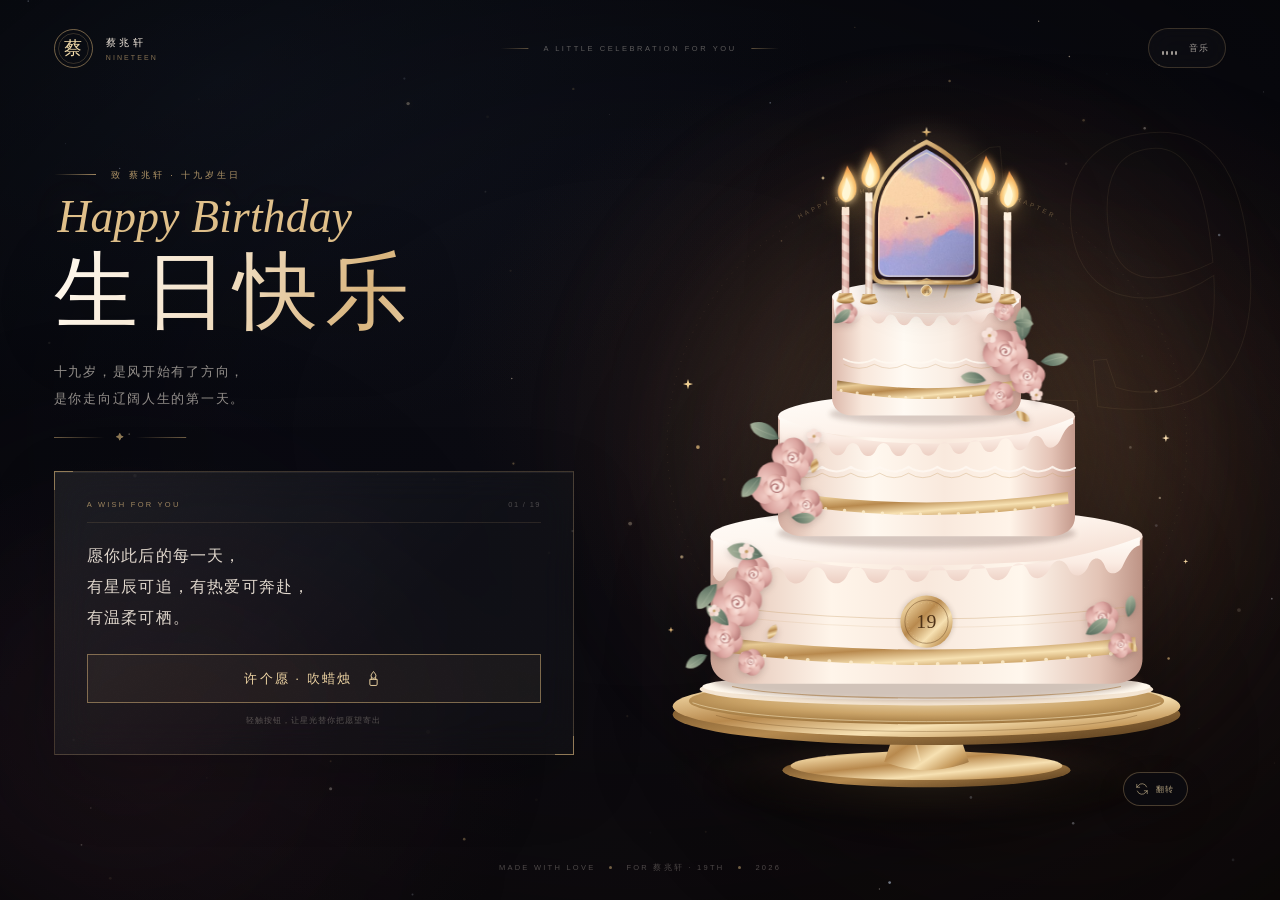
<file: index.html>
<!DOCTYPE html>
<html lang="zh-CN">
<head>
  <meta charset="UTF-8">
  <meta name="viewport" content="width=device-width, initial-scale=1.0">
  <title>蔡兆轩 · 十九岁生日快乐</title>
  <meta name="description" content="致蔡兆轩的十九岁生日：愿你此后的每一天，有星辰可追，有热爱可奔赴，有温柔可栖。">
  <meta name="theme-color" content="#0b0d14">
  <meta property="og:type" content="website">
  <meta property="og:title" content="蔡兆轩 · 十九岁生日快乐">
  <meta property="og:description" content="一份藏在烛光与星光里的生日祝福。">
  <meta property="og:url" content="https://kathris612.github.io/caizhaoxuan19birthday/">
  <meta property="og:image" content="https://kathris612.github.io/caizhaoxuan19birthday/og-image.png">
  <meta name="twitter:card" content="summary_large_image">
  <link rel="canonical" href="https://kathris612.github.io/caizhaoxuan19birthday/">
  <link rel="icon" href="assets/favicon.svg" type="image/svg+xml">
  <link rel="stylesheet" href="css/style.css">
</head>
<body id="top">
  <canvas id="ambient" aria-hidden="true"></canvas>
  <div class="aurora" aria-hidden="true"></div>
  <div class="grain" aria-hidden="true"></div>

  <header class="topbar">
    <a class="brand" href="#top" aria-label="蔡兆轩 十九岁生日，回到顶部">
      <span class="brand__seal" aria-hidden="true">蔡</span>
      <span class="brand__text">
        <strong>蔡兆轩</strong>
        <small>NINETEEN</small>
      </span>
    </a>

    <p class="topbar__center">
      <span aria-hidden="true"></span>
      A LITTLE CELEBRATION FOR YOU
      <span aria-hidden="true"></span>
    </p>

    <button class="sound-toggle" id="sound-toggle" type="button" aria-pressed="false" aria-label="开启背景音乐">
      <span class="sound-toggle__icon" aria-hidden="true">
        <i></i><i></i><i></i><i></i>
      </span>
      <span class="sound-toggle__label">音乐</span>
    </button>
  </header>

  <main class="hero">
    <section class="intro" aria-labelledby="hero-title">
      <p class="eyebrow reveal" style="--delay: .15s">
        <span class="eyebrow__line" aria-hidden="true"></span>
        致 蔡兆轩 · 十九岁生日
      </p>

      <h1 class="hero-title" id="hero-title">
        <span class="hero-title__script reveal" style="--delay: .28s">Happy Birthday</span>
        <span class="hero-title__cn reveal" style="--delay: .4s">生日快乐</span>
      </h1>

      <p class="hero-sub reveal" style="--delay: .55s">
        十九岁，是风开始有了方向，<br>
        是你走向辽阔人生的第一天。
      </p>

      <div class="hero-rule reveal" style="--delay: .68s" aria-hidden="true">
        <span></span><i>✦</i><span></span>
      </div>
    </section>

    <section class="cake-scene" aria-label="一个点着蜡烛的三层生日蛋糕">
      <div class="cake-scene__halo" aria-hidden="true"></div>

      <div class="orbit" aria-hidden="true">
        <svg viewBox="0 0 700 700">
          <defs>
            <path id="orbitPath" d="M54 350 A296 296 0 0 1 646 350"></path>
          </defs>
          <circle cx="350" cy="350" r="296" fill="none" stroke="#d6b37a" stroke-opacity=".2" stroke-width=".7" stroke-dasharray="1 8"></circle>
          <text>
            <textPath href="#orbitPath" startOffset="50%" text-anchor="middle">
              HAPPY BIRTHDAY · NINETEEN · A NEW CHAPTER
            </textPath>
          </text>
        </svg>
      </div>

      <span class="scene-number" aria-hidden="true">19</span>

      <div class="cake-parallax">
        <div class="cake-3d">
          <svg class="cake-svg" viewBox="65 110 630 790" role="img" aria-labelledby="cakeTitle cakeDesc">
          <title id="cakeTitle">十九岁生日蛋糕</title>
          <desc id="cakeDesc">三层香槟奶油蛋糕，点缀灰粉玫瑰与金色叶片。蛋糕顶端是一枚金色拱形相框，里面装着粉紫色云朵插画，两侧立着四支点燃的蜡烛。</desc>

          <defs>
            <linearGradient id="gold" x1="0" y1="0" x2="1" y2="1">
              <stop offset="0" stop-color="#8a6435"></stop>
              <stop offset=".18" stop-color="#e8ca95"></stop>
              <stop offset=".42" stop-color="#b8894d"></stop>
              <stop offset=".66" stop-color="#f7e1b2"></stop>
              <stop offset=".85" stop-color="#c69a5c"></stop>
              <stop offset="1" stop-color="#7b562d"></stop>
            </linearGradient>
            <linearGradient id="goldBright" x1="0" y1="0" x2="0" y2="1">
              <stop offset="0" stop-color="#fff2cf"></stop>
              <stop offset=".5" stop-color="#d9b171"></stop>
              <stop offset="1" stop-color="#8d632f"></stop>
            </linearGradient>
            <linearGradient id="goldDark" x1="0" y1="0" x2="1" y2="1">
              <stop offset="0" stop-color="#5d3e1d"></stop>
              <stop offset=".5" stop-color="#b4894e"></stop>
              <stop offset="1" stop-color="#4c3115"></stop>
            </linearGradient>

            <linearGradient id="tierBottomGrad" x1="0" y1="0" x2="1" y2="0">
              <stop offset="0" stop-color="#c8a092"></stop>
              <stop offset=".10" stop-color="#ead0c2"></stop>
              <stop offset=".28" stop-color="#fff5ea"></stop>
              <stop offset=".50" stop-color="#f8e8dc"></stop>
              <stop offset=".72" stop-color="#fff7ed"></stop>
              <stop offset=".90" stop-color="#e3c4b6"></stop>
              <stop offset="1" stop-color="#bd9385"></stop>
            </linearGradient>
            <linearGradient id="tierMiddleGrad" x1="0" y1="0" x2="1" y2="0">
              <stop offset="0" stop-color="#d3ada0"></stop>
              <stop offset=".12" stop-color="#f1dbce"></stop>
              <stop offset=".32" stop-color="#fff8ef"></stop>
              <stop offset=".56" stop-color="#f9e9dd"></stop>
              <stop offset=".78" stop-color="#fff4e9"></stop>
              <stop offset=".92" stop-color="#e4c3b6"></stop>
              <stop offset="1" stop-color="#c3998b"></stop>
            </linearGradient>
            <linearGradient id="tierTopGrad" x1="0" y1="0" x2="1" y2="0">
              <stop offset="0" stop-color="#dcb8aa"></stop>
              <stop offset=".16" stop-color="#f8e7db"></stop>
              <stop offset=".38" stop-color="#fffaf3"></stop>
              <stop offset=".62" stop-color="#faeee4"></stop>
              <stop offset=".84" stop-color="#e8cbbf"></stop>
              <stop offset="1" stop-color="#c99e91"></stop>
            </linearGradient>

            <linearGradient id="frostingGrad" x1="0" y1="0" x2="0" y2="1">
              <stop offset="0" stop-color="#fffcf7"></stop>
              <stop offset=".55" stop-color="#fbece3"></stop>
              <stop offset="1" stop-color="#eccfc3"></stop>
            </linearGradient>
            <linearGradient id="frostingTopGrad" x1="0" y1="0" x2="1" y2="1">
              <stop offset="0" stop-color="#fffdf9"></stop>
              <stop offset=".55" stop-color="#fdf2ea"></stop>
              <stop offset="1" stop-color="#f1d7ca"></stop>
            </linearGradient>

            <linearGradient id="plateGrad" x1="0" y1="0" x2="1" y2="0">
              <stop offset="0" stop-color="#59391a"></stop>
              <stop offset=".16" stop-color="#b9884a"></stop>
              <stop offset=".36" stop-color="#f4dea9"></stop>
              <stop offset=".52" stop-color="#b9894c"></stop>
              <stop offset=".73" stop-color="#ead09a"></stop>
              <stop offset=".9" stop-color="#9a6d36"></stop>
              <stop offset="1" stop-color="#4f3217"></stop>
            </linearGradient>
            <radialGradient id="plateTopGrad" cx=".5" cy=".38" r=".7">
              <stop offset="0" stop-color="#f6e4be"></stop>
              <stop offset=".58" stop-color="#cba468"></stop>
              <stop offset="1" stop-color="#8e652f"></stop>
            </radialGradient>

            <radialGradient id="flameGrad" cx=".5" cy=".68" r=".7">
              <stop offset="0" stop-color="#fffbe8"></stop>
              <stop offset=".34" stop-color="#ffe6a8"></stop>
              <stop offset=".7" stop-color="#f6b55f"></stop>
              <stop offset="1" stop-color="#e27d3f"></stop>
            </radialGradient>
            <linearGradient id="candleBlush" x1="0" y1="0" x2="1" y2="0">
              <stop offset="0" stop-color="#b9847c"></stop>
              <stop offset=".35" stop-color="#f6d8cd"></stop>
              <stop offset=".7" stop-color="#e6b9ae"></stop>
              <stop offset="1" stop-color="#a8716b"></stop>
            </linearGradient>
            <linearGradient id="candleIvory" x1="0" y1="0" x2="1" y2="0">
              <stop offset="0" stop-color="#c6aa93"></stop>
              <stop offset=".38" stop-color="#fff8ec"></stop>
              <stop offset=".72" stop-color="#ecd8c5"></stop>
              <stop offset="1" stop-color="#b09079"></stop>
            </linearGradient>

            <radialGradient id="roseOuterGrad" cx=".35" cy=".28" r=".8">
              <stop offset="0" stop-color="#f0c9c2"></stop>
              <stop offset=".58" stop-color="#dca6a1"></stop>
              <stop offset="1" stop-color="#b77b79"></stop>
            </radialGradient>
            <radialGradient id="roseMidGrad" cx=".36" cy=".3" r=".78">
              <stop offset="0" stop-color="#fbe3dc"></stop>
              <stop offset=".55" stop-color="#edc1b9"></stop>
              <stop offset="1" stop-color="#cb918c"></stop>
            </radialGradient>
            <linearGradient id="leafGrad" x1="0" y1="0" x2="1" y2="1">
              <stop offset="0" stop-color="#aeb8a0"></stop>
              <stop offset=".5" stop-color="#7f917d"></stop>
              <stop offset="1" stop-color="#53685a"></stop>
            </linearGradient>
            <radialGradient id="groundGlowGrad" cx=".5" cy=".5" r=".5">
              <stop offset="0" stop-color="#e0b46e" stop-opacity=".5"></stop>
              <stop offset=".55" stop-color="#b67b49" stop-opacity=".15"></stop>
              <stop offset="1" stop-color="#000000" stop-opacity="0"></stop>
            </radialGradient>
            <radialGradient id="cakeAuraGrad" cx=".5" cy=".5" r=".5">
              <stop offset="0" stop-color="#ffdca0" stop-opacity=".22"></stop>
              <stop offset=".55" stop-color="#d99d6a" stop-opacity=".07"></stop>
              <stop offset="1" stop-color="#000000" stop-opacity="0"></stop>
            </radialGradient>

            <pattern id="candleStripe" width="8" height="14" patternUnits="userSpaceOnUse" patternTransform="rotate(28)">
              <rect width="8" height="7" fill="#f8e9df"></rect>
              <rect y="7" width="8" height="7" fill="#d9a9a1"></rect>
            </pattern>

            <filter id="softGlow" x="-100%" y="-100%" width="300%" height="300%">
              <feGaussianBlur stdDeviation="12"></feGaussianBlur>
            </filter>
            <filter id="flameGlow" x="-180%" y="-180%" width="460%" height="460%">
              <feGaussianBlur stdDeviation="5" result="blur"></feGaussianBlur>
              <feMerge>
                <feMergeNode in="blur"></feMergeNode>
                <feMergeNode in="SourceGraphic"></feMergeNode>
              </feMerge>
            </filter>
            <filter id="smallBlur" x="-100%" y="-100%" width="300%" height="300%">
              <feGaussianBlur stdDeviation="3"></feGaussianBlur>
            </filter>
            <filter id="standShadow" x="-60%" y="-80%" width="220%" height="260%">
              <feGaussianBlur stdDeviation="14"></feGaussianBlur>
            </filter>
            <filter id="smokeBlur" x="-100%" y="-100%" width="300%" height="300%">
              <feGaussianBlur stdDeviation="1.3"></feGaussianBlur>
            </filter>

            <path id="rosePetalOuter" d="M0 0 C-15 -27 18 -40 31 -18 C40 0 23 23 0 0Z"></path>
            <path id="rosePetalMid" d="M0 0 C-9 -19 14 -28 23 -12 C29 1 16 17 0 0Z"></path>
            <path id="rosePetalInner" d="M0 0 C-6 -12 9 -19 15 -8 C19 1 10 11 0 0Z"></path>
            <path id="leafShape" d="M0 0 C-15 -7 -27 -27 -18 -40 C-2 -37 8 -19 0 0Z"></path>
            <path id="goldLeafShape" d="M0 0 C-9 -5 -14 -16 -7 -25 C3 -21 7 -10 0 0Z"></path>
            <path id="fourPointStar" d="M0 -7 L1.6 -1.6 L7 0 L1.6 1.6 L0 7 L-1.6 1.6 L-7 0 L-1.6 -1.6 Z"></path>

            <clipPath id="portraitClip">
              <path d="M326 236 C326 199 347 175 380 158 C413 175 434 199 434 236 L434 288 Q434 300 422 300 L338 300 Q326 300 326 288 Z"></path>
            </clipPath>
            <linearGradient id="portraitSheen" x1="0" y1="0" x2="1" y2="1">
              <stop offset="0" stop-color="#fff8e8" stop-opacity=".28"></stop>
              <stop offset=".45" stop-color="#f6cfa8" stop-opacity=".06"></stop>
              <stop offset="1" stop-color="#311d24" stop-opacity=".28"></stop>
            </linearGradient>

            <g id="rose">
              <circle r="19" fill="url(#roseMidGrad)"></circle>
              <g fill="url(#roseOuterGrad)">
                <use href="#rosePetalOuter"></use>
                <use href="#rosePetalOuter" transform="rotate(72)"></use>
                <use href="#rosePetalOuter" transform="rotate(144)"></use>
                <use href="#rosePetalOuter" transform="rotate(216)"></use>
                <use href="#rosePetalOuter" transform="rotate(288)"></use>
              </g>
              <g fill="url(#roseMidGrad)" transform="scale(.73)">
                <use href="#rosePetalMid"></use>
                <use href="#rosePetalMid" transform="rotate(72)"></use>
                <use href="#rosePetalMid" transform="rotate(144)"></use>
                <use href="#rosePetalMid" transform="rotate(216)"></use>
                <use href="#rosePetalMid" transform="rotate(288)"></use>
              </g>
              <g fill="#fbe8e1" transform="scale(.48) rotate(16)">
                <use href="#rosePetalInner"></use>
                <use href="#rosePetalInner" transform="rotate(72)"></use>
                <use href="#rosePetalInner" transform="rotate(144)"></use>
                <use href="#rosePetalInner" transform="rotate(216)"></use>
                <use href="#rosePetalInner" transform="rotate(288)"></use>
              </g>
              <path d="M-7 2 C-11 -4 -7 -11 0 -11 C8 -11 12 -4 8 2 C5 7 -2 8 -6 4 C-9 1 -8 -4 -4 -5 C-1 -6 2 -4 2 -1 C2 2 -1 3 -2 1" fill="none" stroke="#b47776" stroke-width="1.55" stroke-linecap="round"></path>
              <circle r="1.7" fill="#b47776"></circle>
            </g>

            <g id="leaf">
              <use href="#leafShape" fill="url(#leafGrad)"></use>
              <path d="M-2 -6 C-7 -15 -12 -23 -16 -32" fill="none" stroke="#c8d0b9" stroke-width=".8" stroke-linecap="round" opacity=".45"></path>
            </g>

            <g id="blossom">
              <circle cx="0" cy="-6" r="4.6" fill="#f7e3db"></circle>
              <circle cx="5.7" cy="-1.8" r="4.6" fill="#f1d4cb"></circle>
              <circle cx="3.5" cy="4.8" r="4.6" fill="#f7e3db"></circle>
              <circle cx="-3.5" cy="4.8" r="4.6" fill="#efd0c7"></circle>
              <circle cx="-5.7" cy="-1.8" r="4.6" fill="#f7e3db"></circle>
              <circle r="2.2" fill="#c59b5f"></circle>
            </g>
          </defs>

          <ellipse cx="380" cy="855" rx="300" ry="60" fill="url(#cakeAuraGrad)"></ellipse>
          <ellipse cx="380" cy="866" rx="225" ry="27" fill="#000000" opacity=".48" filter="url(#standShadow)"></ellipse>

          <!-- cake stand -->
          <g class="cake-stand">
            <ellipse cx="380" cy="848" rx="160" ry="19" fill="url(#goldDark)"></ellipse>
            <ellipse cx="380" cy="843" rx="151" ry="16" fill="url(#gold)"></ellipse>
            <path d="M351 785 L409 785 L427 839 C395 851 365 851 333 839 Z" fill="url(#gold)"></path>
            <path d="M361 790 L373 838" fill="none" stroke="#fff0c9" stroke-width="2" opacity=".38"></path>
            <ellipse cx="380" cy="786" rx="282" ry="34" fill="url(#goldDark)"></ellipse>
            <ellipse cx="380" cy="777" rx="282" ry="34" fill="url(#gold)"></ellipse>
            <ellipse cx="380" cy="771" rx="264" ry="26" fill="url(#plateTopGrad)"></ellipse>
            <path d="M120 773 C195 801 565 801 640 773" fill="none" stroke="#fff1cb" stroke-width="1" opacity=".55"></path>
            <path d="M146 787 C225 811 535 811 614 787" fill="none" stroke="#6b481f" stroke-width="1" opacity=".35"></path>
            <ellipse cx="380" cy="758" rx="252" ry="18" fill="#f4e5d2"></ellipse>
            <ellipse cx="380" cy="755" rx="249" ry="15" fill="#fff8ed"></ellipse>
            <path d="M164 755 C235 772 525 772 596 755" fill="none" stroke="#c69c62" stroke-width="1.2" opacity=".7"></path>
          </g>

          <!-- bottom tier -->
          <g class="tier tier-bottom">
            <ellipse cx="380" cy="748" rx="239" ry="23" fill="#4c2b23" opacity=".25" filter="url(#smallBlur)"></ellipse>
            <path d="M140 588 L140 724 C140 742 154 752 174 752 L586 752 C606 752 620 742 620 724 L620 588 Z" fill="url(#tierBottomGrad)"></path>
            <ellipse cx="380" cy="588" rx="240" ry="32" fill="url(#frostingTopGrad)"></ellipse>
            <path d="M143 589
              C218 618 305 626 380 626
              C455 626 542 618 617 589
              L617 598
              C607 601 603 611 598 621
              C593 631 582 633 578 621
              C574 610 564 610 560 621
              C555 633 543 636 538 624
              C533 612 522 612 517 624
              C511 636 498 639 493 627
              C488 615 477 615 472 627
              C466 640 453 640 448 628
              C443 616 432 616 427 628
              C421 641 408 641 403 629
              C398 617 387 617 382 629
              C376 642 363 642 358 630
              C353 618 342 618 337 630
              C331 643 318 643 313 631
              C308 619 297 619 292 631
              C286 644 273 643 268 631
              C263 619 252 620 247 632
              C241 644 228 643 223 631
              C218 619 207 620 202 632
              C196 644 183 643 178 631
              C173 619 162 620 157 632
              C152 641 147 639 143 631 Z"
              fill="url(#frostingGrad)"></path>
            <path d="M148 700 Q380 728 612 700 L613 716 Q380 746 147 716 Z" fill="url(#gold)"></path>
            <path d="M152 716 Q380 744 608 716" fill="none" stroke="#fff1d0" stroke-width="4.2" stroke-linecap="round" stroke-dasharray="0.1 24" opacity=".8"></path>
            <path d="M160 667 Q380 693 600 667" fill="none" stroke="#c8a16d" stroke-width=".9" opacity=".45"></path>
            <path d="M154 676 Q380 703 606 676" fill="none" stroke="#c8a16d" stroke-width=".7" opacity=".28"></path>

            <g class="seal" transform="translate(380 683)">
              <circle r="30" fill="#3e2816" opacity=".18" filter="url(#smallBlur)"></circle>
              <circle r="29" fill="url(#gold)"></circle>
              <circle r="24" fill="none" stroke="#63411f" stroke-opacity=".62" stroke-width=".8"></circle>
              <circle r="21" fill="none" stroke="#fff0c8" stroke-opacity=".46" stroke-width=".5" stroke-dasharray="1 3"></circle>
              <text y="7" text-anchor="middle" font-family="Cormorant Garamond, Georgia, serif" font-size="22" letter-spacing=".5" fill="#4e3217">19</text>
            </g>
          </g>

          <!-- middle tier -->
          <g class="tier tier-middle">
            <ellipse cx="380" cy="585" rx="166" ry="16" fill="#4c2b23" opacity=".22" filter="url(#smallBlur)"></ellipse>
            <path d="M215 455 L215 566 C215 580 227 588 243 588 L517 588 C533 588 545 580 545 566 L545 455 Z" fill="url(#tierMiddleGrad)"></path>
            <ellipse cx="380" cy="455" rx="165" ry="25" fill="url(#frostingTopGrad)"></ellipse>
            <path d="M217 456
              C270 479 326 485 380 485
              C434 485 490 479 543 456
              L543 463
              C535 466 532 474 528 482
              C523 491 514 493 510 483
              C506 474 498 474 494 484
              C490 494 480 496 476 486
              C472 477 464 477 460 486
              C456 496 446 498 442 488
              C438 479 430 479 426 488
              C422 498 412 500 408 490
              C404 481 396 481 392 490
              C388 500 378 502 374 492
              C370 483 362 483 358 492
              C354 502 344 501 340 491
              C336 482 328 482 324 492
              C320 502 310 501 306 491
              C302 482 294 482 290 492
              C286 501 276 500 272 490
              C268 481 260 481 256 491
              C252 500 242 499 238 489
              C234 480 226 480 222 489
              C219 495 218 496 217 493 Z"
              fill="url(#frostingGrad)"></path>
            <path d="M223 539 Q380 562 537 539 L538 552 Q380 577 222 552 Z" fill="url(#gold)"></path>
            <path d="M226 552 Q380 575 534 552" fill="none" stroke="#fff1d0" stroke-width="3.7" stroke-linecap="round" stroke-dasharray="0.1 21" opacity=".78"></path>
            <path d="M232 511 Q248 521 264 511 Q280 521 296 511 Q312 521 328 511 Q344 521 360 511 Q376 521 392 511 Q408 521 424 511 Q440 521 456 511 Q472 521 488 511 Q504 521 520 511 Q532 519 545 512" fill="none" stroke="#fff9f1" stroke-width="2.2" stroke-linecap="round" opacity=".86"></path>
            <path d="M232 518 Q248 528 264 518 Q280 528 296 518 Q312 528 328 518 Q344 528 360 518 Q376 528 392 518 Q408 528 424 518 Q440 528 456 518 Q472 528 488 518 Q504 528 520 518 Q532 526 545 519" fill="none" stroke="#c8a16d" stroke-width=".8" opacity=".5"></path>
          </g>

          <!-- top tier -->
          <g class="tier tier-top">
            <ellipse cx="380" cy="452" rx="108" ry="12" fill="#4c2b23" opacity=".2" filter="url(#smallBlur)"></ellipse>
            <path d="M275 322 L275 434 C275 446 284 454 298 454 L462 454 C476 454 485 446 485 434 L485 322 Z" fill="url(#tierTopGrad)"></path>
            <ellipse cx="380" cy="322" rx="105" ry="18" fill="url(#frostingTopGrad)"></ellipse>
            <path d="M277 323
              C309 338 345 341 380 341
              C415 341 451 338 483 323
              L483 328
              C477 331 475 337 472 343
              C468 350 461 352 458 344
              C455 338 449 338 446 345
              C442 353 435 355 431 347
              C428 340 421 340 418 347
              C414 355 407 356 403 348
              C400 341 393 341 390 348
              C386 356 379 357 375 349
              C372 342 365 342 362 349
              C358 356 351 355 347 347
              C344 340 337 340 334 347
              C330 354 323 353 319 346
              C316 340 309 340 306 347
              C302 354 295 353 291 346
              C288 340 282 340 279 345
              C278 343 277 335 277 332 Z"
              fill="url(#frostingGrad)"></path>
            <path d="M281 415 Q380 432 479 415 L480 426 Q380 445 280 426 Z" fill="url(#gold)"></path>
            <path d="M285 426 Q380 443 475 426" fill="none" stroke="#fff1d0" stroke-width="3.3" stroke-linecap="round" stroke-dasharray="0.1 18" opacity=".8"></path>
            <path d="M288 391 Q305 400 322 391 Q339 400 356 391 Q373 400 390 391 Q407 400 424 391 Q441 400 458 391 Q470 398 478 392" fill="none" stroke="#fff9f1" stroke-width="1.9" stroke-linecap="round" opacity=".85"></path>
            <path d="M288 397 Q305 406 322 397 Q339 406 356 397 Q373 406 390 397 Q407 406 424 397 Q441 406 458 397 Q470 404 478 398" fill="none" stroke="#c8a16d" stroke-width=".7" opacity=".5"></path>
          </g>

          <!-- floral cascade -->
          <g class="flowers" aria-hidden="true">
            <g transform="translate(468 383) rotate(-14) scale(.72)"><use href="#rose"></use></g>
            <g transform="translate(492 411) rotate(18) scale(.56)"><use href="#rose"></use></g>
            <g transform="translate(461 432) rotate(66) scale(.46)"><use href="#rose"></use></g>
            <g transform="translate(486 371) rotate(28) scale(.88)"><use href="#leaf"></use></g>
            <g transform="translate(507 394) rotate(105) scale(.7)"><use href="#leaf"></use></g>
            <g transform="translate(446 415) rotate(-56) scale(.64)"><use href="#leaf"></use></g>
            <g transform="translate(480 449) rotate(144) scale(.7)"><use href="#goldLeafShape" fill="url(#gold)"></use></g>
            <g transform="translate(450 365) scale(.85)"><use href="#blossom"></use></g>
            <g transform="translate(502 431) scale(.7)"><use href="#blossom"></use></g>

            <g transform="translate(231 502) rotate(22) scale(.66)"><use href="#rose"></use></g>
            <g transform="translate(214 534) rotate(-8) scale(.82)"><use href="#rose"></use></g>
            <g transform="translate(246 554) rotate(48) scale(.53)"><use href="#rose"></use></g>
            <g transform="translate(216 480) rotate(-38) scale(.82)"><use href="#leaf"></use></g>
            <g transform="translate(196 522) rotate(-112) scale(.7)"><use href="#leaf"></use></g>
            <g transform="translate(230 567) rotate(116) scale(.6)"><use href="#leaf"></use></g>
            <g transform="translate(253 518) rotate(31) scale(.66)"><use href="#goldLeafShape" fill="url(#gold)"></use></g>
            <g transform="translate(255 477) scale(.8)"><use href="#blossom"></use></g>

            <g transform="translate(188 631) rotate(-24) scale(.58)"><use href="#rose"></use></g>
            <g transform="translate(170 663) rotate(12) scale(.78)"><use href="#rose"></use></g>
            <g transform="translate(155 702) rotate(55) scale(.6)"><use href="#rose"></use></g>
            <g transform="translate(185 728) rotate(-36) scale(.42)"><use href="#rose"></use></g>
            <g transform="translate(198 610) rotate(-54) scale(.92)"><use href="#leaf"></use></g>
            <g transform="translate(147 641) rotate(-118) scale(.8)"><use href="#leaf"></use></g>
            <g transform="translate(160 687) rotate(-24) scale(.74)"><use href="#leaf"></use></g>
            <g transform="translate(136 720) rotate(-96) scale(.62)"><use href="#leaf"></use></g>
            <g transform="translate(204 702) rotate(45) scale(.7)"><use href="#goldLeafShape" fill="url(#gold)"></use></g>
            <g transform="translate(180 605) scale(.85)"><use href="#blossom"></use></g>
            <g transform="translate(144 671) scale(.65)"><use href="#blossom"></use></g>

            <g transform="translate(575 679) rotate(18) scale(.52)"><use href="#rose"></use></g>
            <g transform="translate(596 709) rotate(-16) scale(.4)"><use href="#rose"></use></g>
            <g transform="translate(557 697) rotate(80) scale(.68)"><use href="#leaf"></use></g>
            <g transform="translate(604 678) rotate(34) scale(.56)"><use href="#leaf"></use></g>
            <g transform="translate(614 716) rotate(-28) scale(.52)"><use href="#goldLeafShape" fill="url(#gold)"></use></g>

            <g transform="translate(291 340) rotate(22) scale(.34)"><use href="#rose"></use></g>
            <g transform="translate(466 337) rotate(-30) scale(.32)"><use href="#rose"></use></g>
            <g transform="translate(277 351) rotate(76) scale(.54)"><use href="#leaf"></use></g>
            <g transform="translate(477 350) rotate(120) scale(.5)"><use href="#leaf"></use></g>
          </g>

          <!-- cloud portrait cake topper -->
          <g class="portrait-topper" aria-hidden="true">
            <ellipse cx="380" cy="235" rx="82" ry="100" fill="#f1c989" opacity=".1" filter="url(#softGlow)"></ellipse>
            <path d="M354 304 L360 323" fill="none" stroke="url(#gold)" stroke-width="2"></path>
            <path d="M380 304 L380 323" fill="none" stroke="url(#gold)" stroke-width="2"></path>
            <path d="M406 304 L400 323" fill="none" stroke="url(#gold)" stroke-width="2"></path>
            <path d="M320 238 C320 196 343 168 380 150 C417 168 440 196 440 238 L440 292 Q440 306 426 306 L334 306 Q320 306 320 292 Z" fill="#1b1015" opacity=".65" filter="url(#smallBlur)" transform="translate(0 5)"></path>
            <image href="assets/cloud-portrait.png" x="320" y="150" width="120" height="156" preserveAspectRatio="xMidYMid slice" clip-path="url(#portraitClip)"></image>
            <path d="M326 236 C326 199 347 175 380 158 C413 175 434 199 434 236 L434 288 Q434 300 422 300 L338 300 Q326 300 326 288 Z" fill="url(#portraitSheen)" clip-path="url(#portraitClip)"></path>
            <path d="M320 238 C320 196 343 168 380 150 C417 168 440 196 440 238 L440 292 Q440 306 426 306 L334 306 Q320 306 320 292 Z" fill="none" stroke="url(#gold)" stroke-width="4.8"></path>
            <path d="M327 238 C327 201 348 178 380 162 C412 178 433 201 433 238 L433 287 Q433 299 421 299 L339 299 Q327 299 327 287 Z" fill="none" stroke="#fff0cc" stroke-width="1.1" opacity=".72"></path>
            <path d="M330 302 Q355 312 380 302 Q405 312 430 302" fill="none" stroke="url(#gold)" stroke-width="1.6" opacity=".9"></path>
            <g transform="translate(380 139)" fill="url(#goldBright)">
              <use href="#fourPointStar" transform="scale(.82)"></use>
            </g>
            <g transform="translate(380 315)">
              <path d="M0 -7 L0 -2" stroke="url(#gold)" stroke-width="1.4"></path>
              <circle r="6" fill="url(#gold)" stroke="#fff1cf" stroke-width=".7"></circle>
              <text y="2.5" text-anchor="middle" font-family="Cormorant Garamond, Georgia, serif" font-size="7" fill="#4e3217">19</text>
            </g>
          </g>

          <!-- candles -->
          <g class="candles">
            <g class="candle" transform="translate(290 327)" style="--flicker-delay: -0.3s">
              <rect x="-4.2" y="-105" width="8.4" height="105" rx="4.2" fill="url(#candleBlush)"></rect>
              <rect x="-4.2" y="-105" width="8.4" height="105" rx="4.2" fill="url(#candleStripe)" opacity=".5"></rect>
              <path d="M-4.2 -105 L4.2 -105 L4.2 -96 L-4.2 -96 Z" fill="#f8e9df"></path>
              <path d="M0 -112 L0 -105" stroke="#4d372b" stroke-width="1.4" stroke-linecap="round"></path>
              <ellipse cx="0" cy="-1" rx="10" ry="3.4" fill="url(#goldBright)"></ellipse>
              <path d="M-9 -2 L9 -2 L7 -9 L-7 -9 Z" fill="url(#gold)"></path>
              <g class="flame" transform="translate(0 -119)">
                <ellipse cx="0" cy="7" rx="16" ry="23" fill="#ffbf68" opacity=".16" filter="url(#softGlow)"></ellipse>
                <path d="M0 9 C-8 6 -11 -2 -6 -12 C-3 -18 0 -26 2 -32 C6 -23 14 -14 12 -3 C10 5 5 9 0 9Z" fill="url(#flameGrad)" filter="url(#flameGlow)"></path>
                <path d="M0 7 C-4 5 -5 -1 -2 -7 C0 -11 0 -15 1 -19 C4 -13 7 -7 5 -1 C4 4 2 7 0 7Z" fill="#fff8d8"></path>
              </g>
              <g class="smoke" transform="translate(0 -145)">
                <path pathLength="100" d="M0 0 C-7 -9 7 -16 1 -28 C-5 -39 7 -47 2 -64" fill="none" stroke="#e8d8cd" stroke-width="2" stroke-linecap="round" filter="url(#smokeBlur)"></path>
              </g>
            </g>

            <g class="candle" transform="translate(316 328)" style="--flicker-delay: -1.1s">
              <rect x="-4" y="-122" width="8" height="122" rx="4" fill="url(#candleIvory)"></rect>
              <rect x="-4" y="-122" width="8" height="122" rx="4" fill="url(#candleStripe)" opacity=".28"></rect>
              <path d="M-4 -122 L4 -122 L4 -112 L-4 -112 Z" fill="#fff8ed"></path>
              <path d="M0 -129 L0 -122" stroke="#4d372b" stroke-width="1.4" stroke-linecap="round"></path>
              <ellipse cx="0" cy="-1" rx="10" ry="3.4" fill="url(#goldBright)"></ellipse>
              <path d="M-9 -2 L9 -2 L7 -9 L-7 -9 Z" fill="url(#gold)"></path>
              <g class="flame" transform="translate(0 -136)">
                <ellipse cx="0" cy="7" rx="16" ry="23" fill="#ffbf68" opacity=".16" filter="url(#softGlow)"></ellipse>
                <path d="M0 9 C-8 6 -11 -2 -6 -12 C-3 -18 0 -26 2 -32 C6 -23 14 -14 12 -3 C10 5 5 9 0 9Z" fill="url(#flameGrad)" filter="url(#flameGlow)"></path>
                <path d="M0 7 C-4 5 -5 -1 -2 -7 C0 -11 0 -15 1 -19 C4 -13 7 -7 5 -1 C4 4 2 7 0 7Z" fill="#fff8d8"></path>
              </g>
              <g class="smoke" transform="translate(0 -162)">
                <path pathLength="100" d="M0 0 C-7 -9 7 -16 1 -28 C-5 -39 7 -47 2 -64" fill="none" stroke="#e8d8cd" stroke-width="2" stroke-linecap="round" filter="url(#smokeBlur)"></path>
              </g>
            </g>

            <g class="candle" transform="translate(444 327)" style="--flicker-delay: -0.7s">
              <rect x="-4" y="-116" width="8" height="116" rx="4" fill="url(#candleBlush)"></rect>
              <rect x="-4" y="-116" width="8" height="116" rx="4" fill="url(#candleStripe)" opacity=".42"></rect>
              <path d="M-4 -116 L4 -116 L4 -107 L-4 -107 Z" fill="#f9ece4"></path>
              <path d="M0 -123 L0 -116" stroke="#4d372b" stroke-width="1.4" stroke-linecap="round"></path>
              <ellipse cx="0" cy="-1" rx="10" ry="3.4" fill="url(#goldBright)"></ellipse>
              <path d="M-9 -2 L9 -2 L7 -9 L-7 -9 Z" fill="url(#gold)"></path>
              <g class="flame" transform="translate(0 -130)">
                <ellipse cx="0" cy="7" rx="16" ry="23" fill="#ffbf68" opacity=".16" filter="url(#softGlow)"></ellipse>
                <path d="M0 9 C-8 6 -11 -2 -6 -12 C-3 -18 0 -26 2 -32 C6 -23 14 -14 12 -3 C10 5 5 9 0 9Z" fill="url(#flameGrad)" filter="url(#flameGlow)"></path>
                <path d="M0 7 C-4 5 -5 -1 -2 -7 C0 -11 0 -15 1 -19 C4 -13 7 -7 5 -1 C4 4 2 7 0 7Z" fill="#fff8d8"></path>
              </g>
              <g class="smoke" transform="translate(0 -156)">
                <path pathLength="100" d="M0 0 C-7 -9 7 -16 1 -28 C-5 -39 7 -47 2 -64" fill="none" stroke="#e8d8cd" stroke-width="2" stroke-linecap="round" filter="url(#smokeBlur)"></path>
              </g>
            </g>

            <g class="candle" transform="translate(470 328)" style="--flicker-delay: -1.6s">
              <rect x="-4.2" y="-100" width="8.4" height="100" rx="4.2" fill="url(#candleIvory)"></rect>
              <rect x="-4.2" y="-100" width="8.4" height="100" rx="4.2" fill="url(#candleStripe)" opacity=".22"></rect>
              <path d="M-4.2 -100 L4.2 -100 L4.2 -91 L-4.2 -91 Z" fill="#fff8ed"></path>
              <path d="M0 -107 L0 -100" stroke="#4d372b" stroke-width="1.4" stroke-linecap="round"></path>
              <ellipse cx="0" cy="-1" rx="10" ry="3.4" fill="url(#goldBright)"></ellipse>
              <path d="M-9 -2 L9 -2 L7 -9 L-7 -9 Z" fill="url(#gold)"></path>
              <g class="flame" transform="translate(0 -114)">
                <ellipse cx="0" cy="7" rx="16" ry="23" fill="#ffbf68" opacity=".16" filter="url(#softGlow)"></ellipse>
                <path d="M0 9 C-8 6 -11 -2 -6 -12 C-3 -18 0 -26 2 -32 C6 -23 14 -14 12 -3 C10 5 5 9 0 9Z" fill="url(#flameGrad)" filter="url(#flameGlow)"></path>
                <path d="M0 7 C-4 5 -5 -1 -2 -7 C0 -11 0 -15 1 -19 C4 -13 7 -7 5 -1 C4 4 2 7 0 7Z" fill="#fff8d8"></path>
              </g>
              <g class="smoke" transform="translate(0 -140)">
                <path pathLength="100" d="M0 0 C-7 -9 7 -16 1 -28 C-5 -39 7 -47 2 -64" fill="none" stroke="#e8d8cd" stroke-width="2" stroke-linecap="round" filter="url(#smokeBlur)"></path>
              </g>
            </g>
          </g>

          <!-- finishing sparkles -->
          <g class="svg-sparkles" aria-hidden="true">
            <g transform="translate(115 419) scale(.8)" fill="#f0cf92"><use href="#fourPointStar"></use></g>
            <g transform="translate(646 479) scale(.6)" fill="#f7dcae"><use href="#fourPointStar"></use></g>
            <g transform="translate(96 692) scale(.45)" fill="#e7bd7d"><use href="#fourPointStar"></use></g>
            <g transform="translate(668 616) scale(.4)" fill="#f4d7a1"><use href="#fourPointStar"></use></g>
            <g transform="translate(265 190) scale(.35)" fill="#f1d49e"><use href="#fourPointStar"></use></g>
            <circle cx="126" cy="489" r="2" fill="#e7bd7d" opacity=".75"></circle>
            <circle cx="635" cy="427" r="1.6" fill="#f7dcae" opacity=".65"></circle>
            <circle cx="649" cy="724" r="1.4" fill="#e7bd7d" opacity=".6"></circle>
            <circle cx="108" cy="611" r="1.8" fill="#f1d49e" opacity=".6"></circle>
          </g>
          </svg>
        </div>
      </div>

      <div class="petals" aria-hidden="true">
        <i class="petal petal--1"></i>
        <i class="petal petal--2"></i>
        <i class="petal petal--3"></i>
        <i class="petal petal--4"></i>
        <i class="petal petal--5"></i>
        <i class="petal petal--6"></i>
      </div>

      <button class="flip-btn" id="flip-btn" type="button" aria-label="翻转生日蛋糕，查看另一面">
        <span class="flip-btn__icon" aria-hidden="true">
          <svg viewBox="0 0 24 24" fill="none">
            <path d="M20 8.4A8.3 8.3 0 0 0 5.4 6.5L3 9" stroke="currentColor" stroke-width="1.2" stroke-linecap="round" stroke-linejoin="round"></path>
            <path d="M3 4v5h5" stroke="currentColor" stroke-width="1.2" stroke-linecap="round" stroke-linejoin="round"></path>
            <path d="M4 15.6a8.3 8.3 0 0 0 14.6 1.9L21 15" stroke="currentColor" stroke-width="1.2" stroke-linecap="round" stroke-linejoin="round"></path>
            <path d="M21 20v-5h-5" stroke="currentColor" stroke-width="1.2" stroke-linecap="round" stroke-linejoin="round"></path>
          </svg>
        </span>
        <span class="flip-btn__label">翻转</span>
      </button>

      <div class="wish-toast" id="wish-toast" role="status" aria-live="polite">
        <span aria-hidden="true">✦</span>
        <span>愿望，已经听见了</span>
        <span aria-hidden="true">✦</span>
      </div>
    </section>

    <section class="wish-card reveal" style="--delay: .78s" aria-labelledby="wish-title">
      <div class="wish-card__head">
        <span id="wish-title">A WISH FOR YOU</span>
        <span>01 / 19</span>
      </div>

      <p class="wish-card__text">
        愿你此后的每一天，<br>
        有星辰可追，有热爱可奔赴，<br>
        有温柔可栖。
      </p>

      <button class="wish-btn" id="wish-btn" type="button" aria-controls="wish-secret">
        <span class="wish-btn__label">许个愿 · 吹蜡烛</span>
        <span class="wish-btn__icon" aria-hidden="true">
          <svg viewBox="0 0 24 24" fill="none">
            <path d="M12 3.2c1.7 2.1 3.1 3.8 3.1 5.5a3.1 3.1 0 0 1-6.2 0c0-1.7 1.4-3.4 3.1-5.5Z" stroke="currentColor" stroke-width="1.2"></path>
            <path d="M7.4 13.1h9.2v6.2a1.5 1.5 0 0 1-1.5 1.5H8.9a1.5 1.5 0 0 1-1.5-1.5v-6.2Z" stroke="currentColor" stroke-width="1.2"></path>
            <path d="M9.2 13.1v-1.8M14.8 13.1v-1.8" stroke="currentColor" stroke-width="1.2" stroke-linecap="round"></path>
          </svg>
        </span>
        <span class="wish-btn__shine" aria-hidden="true"></span>
      </button>

      <p class="wish-card__hint" id="wish-hint">轻触按钮，让星光替你把愿望寄出</p>

      <p class="wish-card__secret" id="wish-secret" aria-live="polite">
        <span aria-hidden="true">✦</span>
        愿望已被星光收好。十九岁的你，请继续发光。
      </p>
    </section>
  </main>

  <footer class="footer">
    <span>MADE WITH LOVE</span>
    <span class="footer__dot" aria-hidden="true"></span>
    <span>FOR 蔡兆轩 · 19TH</span>
    <span class="footer__dot" aria-hidden="true"></span>
    <span>2026</span>
  </footer>

  <canvas id="fx" aria-hidden="true"></canvas>

  <script src="js/main.js" defer></script>
</body>
</html>
</file>
<file: css/style.css>
/* =========================================================
   蔡兆轩 · Nineteen
   A small, candlelit birthday site
   ========================================================= */

:root {
  --ink: #090b11;
  --ink-soft: #0d0e16;
  --ivory: #f7ede1;
  --ivory-soft: rgba(247, 237, 225, 0.68);
  --ivory-faint: rgba(247, 237, 225, 0.4);
  --gold: #d6b37a;
  --gold-bright: #f3dba9;
  --gold-deep: #a57a42;
  --gold-line: rgba(214, 179, 122, 0.22);
  --rose: #d6a39d;
  --serif: "Noto Serif SC", "Source Han Serif SC", "Songti SC", "STSong", "SimSun", serif;
  --display: "Cormorant Garamond", "Baskerville Old Face", Baskerville, Garamond, "Times New Roman", serif;
  --display-num: "Bodoni MT", "Didot", "Bodoni 72", "Cormorant Garamond", Georgia, serif;
  --sans: "Avenir Next", "Helvetica Neue", "Noto Sans SC", "PingFang SC", "Microsoft YaHei", sans-serif;
  --ease: cubic-bezier(0.22, 1, 0.36, 1);
  --page-x: clamp(22px, 4.2vw, 68px);
}

* {
  box-sizing: border-box;
}

html {
  overflow-x: hidden;
  background: var(--ink);
  scroll-behavior: smooth;
}

body {
  margin: 0;
  min-height: 100svh;
  overflow-x: hidden;
  color: var(--ivory);
  font-family: var(--sans);
  background:
    radial-gradient(ellipse 58% 52% at 76% 41%, rgba(122, 74, 44, 0.22), transparent 70%),
    radial-gradient(ellipse 42% 46% at 11% 84%, rgba(104, 52, 58, 0.16), transparent 73%),
    radial-gradient(ellipse 65% 55% at 17% 9%, rgba(42, 55, 81, 0.2), transparent 72%),
    linear-gradient(155deg, #080a10 0%, #0b0b12 47%, #120d0e 100%);
  background-attachment: fixed;
  -webkit-font-smoothing: antialiased;
  text-rendering: optimizeLegibility;
}

body::before {
  content: "";
  position: fixed;
  inset: 0;
  z-index: 0;
  pointer-events: none;
  background: radial-gradient(ellipse at 50% 48%, transparent 38%, rgba(0, 0, 0, 0.38) 100%);
}

::selection {
  color: #1b140c;
  background: rgba(228, 196, 139, 0.9);
}

button,
a {
  -webkit-tap-highlight-color: transparent;
}

button {
  font: inherit;
}

a {
  color: inherit;
}

canvas {
  display: block;
}

#ambient {
  position: fixed;
  inset: 0;
  z-index: 0;
  width: 100%;
  height: 100%;
  opacity: 0.86;
  pointer-events: none;
}

#fx {
  position: fixed;
  inset: 0;
  z-index: 60;
  width: 100%;
  height: 100%;
  pointer-events: none;
}

.aurora {
  position: fixed;
  inset: 0;
  z-index: 0;
  overflow: hidden;
  pointer-events: none;
}

.aurora::before,
.aurora::after {
  content: "";
  position: absolute;
  border-radius: 50%;
  filter: blur(100px);
  will-change: transform;
}

.aurora::before {
  width: 58vw;
  height: 58vw;
  right: -12vw;
  top: 19%;
  background: radial-gradient(circle, rgba(150, 97, 53, 0.18), rgba(103, 58, 42, 0.05) 52%, transparent 72%);
  animation: auroraDrift 19s ease-in-out infinite alternate;
}

.aurora::after {
  width: 48vw;
  height: 42vw;
  left: -14vw;
  bottom: -10%;
  background: radial-gradient(circle, rgba(98, 55, 72, 0.13), rgba(44, 39, 61, 0.04) 56%, transparent 74%);
  animation: auroraDrift 24s ease-in-out -8s infinite alternate-reverse;
}

.grain {
  position: fixed;
  inset: 0;
  z-index: 40;
  pointer-events: none;
  opacity: 0.055;
  mix-blend-mode: soft-light;
  background-image: url("../assets/grain.svg");
  background-size: 180px 180px;
}

/* ---------- top bar ---------- */

.topbar {
  position: relative;
  z-index: 10;
  display: flex;
  align-items: center;
  justify-content: space-between;
  width: 100%;
  max-width: 1640px;
  margin: 0 auto;
  padding: 28px var(--page-x) 0;
}

.brand {
  display: inline-flex;
  align-items: center;
  gap: 13px;
  text-decoration: none;
}

.brand__seal {
  position: relative;
  display: grid;
  place-items: center;
  width: 39px;
  height: 39px;
  border: 1px solid rgba(214, 179, 122, 0.52);
  border-radius: 50%;
  color: var(--gold-bright);
  font-family: var(--serif);
  font-size: 18px;
  line-height: 1;
  letter-spacing: 0;
  transition: border-color 0.4s ease, box-shadow 0.4s ease;
}

.brand__seal::after {
  content: "";
  position: absolute;
  inset: 3px;
  border: 1px solid rgba(214, 179, 122, 0.22);
  border-radius: 50%;
}

.brand:hover .brand__seal {
  border-color: rgba(243, 219, 169, 0.82);
  box-shadow: 0 0 30px rgba(214, 179, 122, 0.12);
}

.brand__text strong {
  display: block;
  font-size: 10px;
  font-weight: 500;
  letter-spacing: 0.34em;
}

.brand__text small {
  display: block;
  margin-top: 4px;
  color: rgba(214, 179, 122, 0.6);
  font-size: 7px;
  font-weight: 400;
  letter-spacing: 0.3em;
}

.topbar__center {
  position: absolute;
  left: 50%;
  display: flex;
  align-items: center;
  gap: 15px;
  margin: 0;
  transform: translateX(-50%);
  color: rgba(247, 237, 225, 0.35);
  font-size: 7.5px;
  letter-spacing: 0.34em;
  white-space: nowrap;
}

.topbar__center span {
  display: block;
  width: 28px;
  height: 1px;
  background: linear-gradient(90deg, transparent, rgba(214, 179, 122, 0.4));
}

.topbar__center span:last-child {
  transform: rotate(180deg);
}

.sound-toggle {
  display: inline-flex;
  align-items: center;
  gap: 10px;
  height: 40px;
  padding: 0 15px 0 13px;
  border: 1px solid rgba(214, 179, 122, 0.22);
  border-radius: 999px;
  color: rgba(247, 237, 225, 0.62);
  font-size: 9px;
  letter-spacing: 0.2em;
  background: rgba(255, 248, 238, 0.025);
  -webkit-backdrop-filter: blur(12px);
  backdrop-filter: blur(12px);
  cursor: pointer;
  transition: color 0.35s ease, border-color 0.35s ease, background 0.35s ease;
}

.sound-toggle:hover,
.sound-toggle.is-playing {
  color: var(--gold-bright);
  border-color: rgba(214, 179, 122, 0.55);
  background: rgba(214, 179, 122, 0.06);
}

.sound-toggle:focus-visible {
  outline: 1px solid var(--gold-bright);
  outline-offset: 4px;
}

.sound-toggle__icon {
  display: flex;
  align-items: flex-end;
  gap: 2.5px;
  width: 17px;
  height: 14px;
}

.sound-toggle__icon i {
  display: block;
  width: 2px;
  height: 4px;
  border-radius: 2px;
  background: currentColor;
  transform-origin: 50% 100%;
  transition: height 0.3s ease;
}

.sound-toggle.is-playing .sound-toggle__icon i {
  animation: equalize 0.82s ease-in-out infinite alternate;
}

.sound-toggle.is-playing .sound-toggle__icon i:nth-child(2) {
  animation-delay: -0.38s;
}

.sound-toggle.is-playing .sound-toggle__icon i:nth-child(3) {
  animation-delay: -0.62s;
}

.sound-toggle.is-playing .sound-toggle__icon i:nth-child(4) {
  animation-delay: -0.2s;
}

/* ---------- layout ---------- */

.hero {
  position: relative;
  z-index: 2;
  display: grid;
  grid-template-columns: minmax(0, 0.94fr) minmax(0, 1.06fr);
  grid-template-areas:
    "intro cake"
    "wish cake";
  align-items: center;
  column-gap: clamp(24px, 3.3vw, 58px);
  row-gap: clamp(24px, 3.2vh, 38px);
  width: 100%;
  max-width: 1640px;
  min-height: calc(100svh - 178px);
  margin: 0 auto;
  overflow-x: clip;
  padding: clamp(26px, 4.2vh, 58px) var(--page-x) clamp(30px, 4vh, 48px);
}

.intro {
  grid-area: intro;
  align-self: end;
  width: 100%;
  max-width: 630px;
}

.eyebrow {
  display: flex;
  align-items: center;
  gap: 15px;
  margin: 0 0 clamp(12px, 1.8vh, 20px);
  color: rgba(214, 179, 122, 0.82);
  font-size: clamp(8px, 0.7vw, 10px);
  font-weight: 400;
  letter-spacing: 0.34em;
  line-height: 1.6;
}

.eyebrow__line {
  display: block;
  width: clamp(28px, 3.3vw, 48px);
  height: 1px;
  background: linear-gradient(90deg, transparent, rgba(214, 179, 122, 0.72));
}

.hero-title {
  margin: 0;
  font-weight: 400;
}

.hero-title__script {
  display: block;
  margin-left: 0.08em;
  color: #e1c18b;
  font-family: var(--display);
  font-size: clamp(2.65rem, 3.55vw, 4.25rem);
  font-style: italic;
  font-weight: 400;
  letter-spacing: 0.005em;
  line-height: 0.86;
  text-shadow: 0 0 42px rgba(225, 193, 139, 0.14);
}

.hero-title__cn {
  display: block;
  margin-top: 0.12em;
  color: transparent;
  font-family: var(--serif);
  font-size: clamp(4.6rem, 6.55vw, 8.1rem);
  font-weight: 500;
  letter-spacing: 0.075em;
  line-height: 1.08;
  white-space: nowrap;
  background: linear-gradient(112deg, #fff9ef 0%, #f5e5ce 28%, #d8b47d 59%, #f8e8ce 83%, #d8b57e 100%);
  -webkit-background-clip: text;
  background-clip: text;
  filter: drop-shadow(0 10px 32px rgba(0, 0, 0, 0.36));
}

.hero-sub {
  margin: clamp(18px, 2.4vh, 28px) 0 0;
  color: rgba(247, 237, 225, 0.58);
  font-size: clamp(0.82rem, 0.9vw, 0.96rem);
  font-weight: 300;
  letter-spacing: 0.13em;
  line-height: 2.05;
}

.hero-rule {
  display: flex;
  align-items: center;
  gap: 11px;
  width: max-content;
  margin-top: clamp(16px, 2.2vh, 24px);
}

.hero-rule span {
  width: clamp(38px, 4vw, 58px);
  height: 1px;
  background: linear-gradient(90deg, rgba(214, 179, 122, 0.5), transparent);
}

.hero-rule span:last-child {
  transform: rotate(180deg);
}

.hero-rule i {
  color: rgba(214, 179, 122, 0.65);
  font-size: 8px;
  font-style: normal;
}

/* ---------- wish card ---------- */

.wish-card {
  position: relative;
  grid-area: wish;
  align-self: start;
  width: 100%;
  max-width: 520px;
  padding: clamp(21px, 2.2vw, 28px) clamp(22px, 2.5vw, 32px) clamp(20px, 2.2vw, 26px);
  border: 1px solid rgba(214, 179, 122, 0.23);
  background:
    linear-gradient(135deg, rgba(255, 248, 239, 0.075), rgba(255, 248, 239, 0.018) 62%),
    rgba(13, 14, 22, 0.22);
  box-shadow:
    0 24px 65px rgba(0, 0, 0, 0.2),
    inset 0 1px 0 rgba(255, 255, 255, 0.055);
  -webkit-backdrop-filter: blur(18px) saturate(112%);
  backdrop-filter: blur(18px) saturate(112%);
}

.wish-card::before,
.wish-card::after {
  content: "";
  position: absolute;
  width: 18px;
  height: 18px;
  pointer-events: none;
  border-color: rgba(214, 179, 122, 0.55);
  border-style: solid;
}

.wish-card::before {
  top: -1px;
  left: -1px;
  border-width: 1px 0 0 1px;
}

.wish-card::after {
  right: -1px;
  bottom: -1px;
  border-width: 0 1px 1px 0;
}

.wish-card__head {
  display: flex;
  align-items: center;
  justify-content: space-between;
  padding-bottom: 13px;
  border-bottom: 1px solid rgba(214, 179, 122, 0.13);
  color: rgba(214, 179, 122, 0.7);
  font-size: 7.5px;
  letter-spacing: 0.3em;
}

.wish-card__head span:last-child {
  color: rgba(247, 237, 225, 0.26);
  letter-spacing: 0.18em;
}

.wish-card__text {
  margin: 17px 0 21px;
  color: rgba(247, 237, 225, 0.9);
  font-family: var(--serif);
  font-size: clamp(1rem, 1.12vw, 1.18rem);
  font-weight: 400;
  letter-spacing: 0.075em;
  line-height: 1.95;
}

.wish-btn {
  position: relative;
  display: flex;
  align-items: center;
  justify-content: center;
  gap: 12px;
  width: 100%;
  overflow: hidden;
  padding: 14px 20px;
  border: 1px solid rgba(214, 179, 122, 0.52);
  color: #efd5a4;
  background: rgba(214, 179, 122, 0.055);
  font-family: var(--serif);
  font-size: clamp(0.82rem, 0.86vw, 0.92rem);
  font-weight: 400;
  letter-spacing: 0.17em;
  cursor: pointer;
  transition:
    color 0.45s var(--ease),
    border-color 0.45s var(--ease),
    background 0.45s var(--ease),
    box-shadow 0.45s var(--ease),
    transform 0.45s var(--ease);
}

.wish-btn:hover {
  border-color: transparent;
  color: #24190d;
  background: linear-gradient(112deg, #f7e5c2, #d7b273 47%, #f0d6a3);
  box-shadow: 0 12px 42px rgba(195, 151, 82, 0.22);
}

.wish-btn:active {
  transform: translateY(1px) scale(0.995);
}

.wish-btn:focus-visible {
  outline: 1px solid var(--gold-bright);
  outline-offset: 4px;
}

.wish-btn__label {
  position: relative;
  z-index: 1;
}

.wish-btn__icon {
  position: relative;
  z-index: 1;
  display: inline-flex;
  width: 19px;
  height: 19px;
  transition: transform 0.45s var(--ease);
}

.wish-btn__icon svg {
  width: 100%;
  height: 100%;
}

.wish-btn:hover .wish-btn__icon {
  transform: translateY(-2px);
}

.wish-btn__shine {
  position: absolute;
  top: 0;
  left: -45%;
  width: 28%;
  height: 100%;
  background: linear-gradient(90deg, transparent, rgba(255, 249, 233, 0.34), transparent);
  transform: skewX(-20deg);
  animation: buttonShine 5.6s ease-in-out 1.8s infinite;
}

.wish-card__hint {
  margin: 11px 0 0;
  color: rgba(247, 237, 225, 0.29);
  font-size: 8px;
  letter-spacing: 0.13em;
  line-height: 1.7;
  text-align: center;
  transition: opacity 0.4s ease;
}

.wish-card__secret {
  max-height: 0;
  margin: 0;
  overflow: hidden;
  color: rgba(243, 219, 169, 0.82);
  font-family: var(--serif);
  font-size: 0.78rem;
  letter-spacing: 0.08em;
  line-height: 1.8;
  text-align: center;
  opacity: 0;
  transform: translateY(6px);
  transition:
    max-height 0.7s var(--ease),
    opacity 0.6s ease 0.12s,
    transform 0.7s var(--ease),
    margin 0.7s var(--ease),
    padding 0.7s var(--ease);
}

.wish-card__secret span {
  margin-right: 6px;
  color: var(--gold);
  font-size: 7px;
}

.wish-card.is-wished .wish-card__secret {
  max-height: 90px;
  margin-top: 14px;
  padding-top: 14px;
  border-top: 1px solid rgba(214, 179, 122, 0.15);
  opacity: 1;
  transform: translateY(0);
}

.wish-card.is-wished .wish-card__hint {
  opacity: 0;
}

.wish-card.is-wished .wish-btn {
  border-color: rgba(214, 179, 122, 0.32);
  color: rgba(243, 219, 169, 0.76);
  background: rgba(214, 179, 122, 0.035);
}

.wish-card.is-wished .wish-btn:hover {
  border-color: transparent;
  color: #24190d;
  background: linear-gradient(112deg, #f7e5c2, #d7b273 47%, #f0d6a3);
}

/* ---------- cake scene ---------- */

.cake-scene {
  position: relative;
  grid-area: cake;
  display: flex;
  align-items: center;
  justify-content: center;
  align-self: center;
  justify-self: center;
  width: 100%;
  isolation: isolate;
}

.cake-scene__halo {
  position: absolute;
  z-index: -3;
  top: 48%;
  left: 51%;
  width: min(64vw, 850px);
  aspect-ratio: 1;
  border-radius: 50%;
  background: radial-gradient(
    circle,
    rgba(255, 219, 160, 0.16) 0%,
    rgba(223, 168, 104, 0.09) 30%,
    rgba(156, 96, 57, 0.035) 52%,
    transparent 70%
  );
  transform: translate(-50%, -50%);
  filter: blur(12px);
  animation: haloBreathe 8s ease-in-out infinite;
}

.cake-scene__halo::before,
.cake-scene__halo::after {
  content: "";
  position: absolute;
  border-radius: 50%;
  border: 1px solid rgba(214, 179, 122, 0.09);
}

.cake-scene__halo::before {
  inset: 16%;
}

.cake-scene__halo::after {
  inset: 29%;
  border-color: rgba(214, 179, 122, 0.055);
}

.orbit {
  position: absolute;
  z-index: -2;
  top: 48%;
  left: 50%;
  width: min(48vw, 640px);
  aspect-ratio: 1;
  transform: translate(-50%, -50%);
  opacity: 1;
  animation: orbitFade 2.4s var(--ease) 0.7s both;
  pointer-events: none;
}

.orbit svg {
  width: 100%;
  height: 100%;
  overflow: visible;
}

.orbit text {
  fill: rgba(214, 179, 122, 0.42);
  font-family: var(--sans);
  font-size: 7px;
  font-weight: 300;
  letter-spacing: 3.4px;
}

.scene-number {
  position: absolute;
  z-index: -1;
  top: 3%;
  right: -2%;
  color: transparent;
  font-family: var(--display-num);
  font-size: clamp(18rem, 32vw, 35rem);
  font-weight: 400;
  letter-spacing: -0.07em;
  line-height: 0.72;
  opacity: 0.7;
  transform: rotate(-5deg);
  -webkit-text-stroke: 1px rgba(214, 179, 122, 0.12);
  user-select: none;
  pointer-events: none;
}

.cake-parallax {
  position: relative;
  z-index: 2;
  display: flex;
  align-items: center;
  justify-content: center;
  width: 100%;
  transform: translate3d(var(--parallax-x, 0px), var(--parallax-y, 0px), 0);
  transition: transform 0.5s var(--ease);
  perspective: 1600px;
  opacity: 1;
  animation: cakeEnter 1.9s var(--ease) 0.25s both;
  will-change: transform;
}

.cake-3d {
  position: relative;
  display: flex;
  align-items: center;
  justify-content: center;
  width: 100%;
  transform: rotateX(var(--tilt-x, 0deg)) rotateY(var(--tilt-y, 0deg));
  transform-style: preserve-3d;
  transition: transform 0.65s var(--ease);
}

.cake-3d::after {
  content: "";
  position: absolute;
  inset: 0;
  z-index: 5;
  pointer-events: none;
  opacity: 0;
  background: radial-gradient(
    ellipse at 50% 44%,
    rgba(255, 244, 218, 0.3) 0%,
    rgba(255, 225, 170, 0.08) 34%,
    transparent 68%
  );
  mix-blend-mode: screen;
}

.cake-3d.is-flipping {
  transform: rotateX(0deg) rotateY(0deg);
}

.cake-3d.is-flipping::after {
  animation: flipShine 1.75s var(--ease) both;
}

.cake-3d.is-flipping .cake-svg {
  animation: cakeFlip 1.75s var(--ease) both;
  filter: none;
}

.cake-svg .portrait-topper {
  filter: drop-shadow(0 13px 16px rgba(29, 10, 16, 0.34));
}

.cake-svg {
  display: block;
  width: min(50vw, 63vh, 680px);
  height: auto;
  max-width: 100%;
  overflow: visible;
  filter: drop-shadow(0 34px 44px rgba(0, 0, 0, 0.38));
  animation: cakeFloat 7.5s ease-in-out 2s infinite;
}

.cake-svg .flowers {
  filter: drop-shadow(0 3px 4px rgba(44, 16, 16, 0.18));
}

.cake-svg .topper-number {
  fill: url(#gold);
  stroke: #f8e4ba;
  stroke-width: 0.55;
  paint-order: stroke fill;
  font-family: var(--display-num);
  font-size: 96px;
  font-weight: 400;
  letter-spacing: -5px;
  filter: drop-shadow(0 2px 3px rgba(0, 0, 0, 0.36)) drop-shadow(0 0 13px rgba(240, 206, 145, 0.22));
}

.cake-svg .flame > path,
.cake-svg .flame > ellipse {
  transform-box: fill-box;
  transform-origin: 50% 100%;
  animation: flameFlicker 2.25s ease-in-out infinite;
  animation-delay: var(--flicker-delay, 0s);
  transition: opacity 0.5s ease;
}

.cake-svg .flame {
  transition: opacity 0.55s ease;
}

.cake-svg .smoke {
  opacity: 0;
}

.cake-svg .smoke path {
  stroke-dasharray: 100;
  stroke-dashoffset: 100;
}

.cake-svg .svg-sparkles > g,
.cake-svg .svg-sparkles > circle {
  animation: sparkle 4.4s ease-in-out infinite;
}

.cake-svg .svg-sparkles > g:nth-child(2) {
  animation-delay: -1.4s;
}

.cake-svg .svg-sparkles > g:nth-child(3) {
  animation-delay: -2.7s;
}

.cake-svg .svg-sparkles > g:nth-child(4) {
  animation-delay: -0.7s;
}

.cake-svg .svg-sparkles > g:nth-child(5) {
  animation-delay: -3.3s;
}

.cake-svg.is-blown .flame {
  opacity: 0;
}

.cake-svg.is-blown .flame > path,
.cake-svg.is-blown .flame > ellipse {
  animation: none;
  opacity: 0;
  transform: scale(0.25);
}

.cake-svg.is-blown .smoke {
  opacity: 1;
}

.cake-svg.is-blown .smoke path {
  animation: smokeRise 3.2s var(--ease) forwards;
}

.cake-svg.is-blown .candle:nth-child(2) .smoke path {
  animation-delay: 0.13s;
}

.cake-svg.is-blown .candle:nth-child(3) .smoke path {
  animation-delay: 0.04s;
}

.cake-svg.is-blown .candle:nth-child(4) .smoke path {
  animation-delay: 0.18s;
}

.cake-scene.is-wished .cake-scene__halo {
  background: radial-gradient(
    circle,
    rgba(255, 224, 167, 0.22) 0%,
    rgba(230, 175, 111, 0.11) 32%,
    rgba(156, 96, 57, 0.045) 54%,
    transparent 72%
  );
}

.petals {
  position: absolute;
  inset: 0;
  z-index: 3;
  overflow: hidden;
  pointer-events: none;
}

.petal {
  position: absolute;
  display: block;
  width: 9px;
  height: 15px;
  border-radius: 82% 12% 72% 18%;
  background: linear-gradient(135deg, rgba(243, 204, 196, 0.66), rgba(174, 107, 108, 0.12));
  box-shadow: inset 0 0 4px rgba(255, 232, 223, 0.3);
  opacity: 0;
  animation: petalFloat var(--petal-duration, 13s) ease-in-out var(--petal-delay, 0s) infinite;
}

.petal--1 {
  top: 27%;
  left: 12%;
  --petal-duration: 14s;
  --petal-delay: -4s;
  transform: rotate(28deg) scale(0.8);
}

.petal--2 {
  top: 18%;
  right: 13%;
  --petal-duration: 17s;
  --petal-delay: -9s;
  transform: rotate(-38deg) scale(0.58);
}

.petal--3 {
  top: 62%;
  left: 8%;
  --petal-duration: 16s;
  --petal-delay: -1s;
  transform: rotate(58deg) scale(1.05);
}

.petal--4 {
  top: 72%;
  right: 7%;
  --petal-duration: 19s;
  --petal-delay: -12s;
  transform: rotate(-20deg) scale(0.7);
}

.petal--5 {
  top: 43%;
  right: 3%;
  --petal-duration: 15s;
  --petal-delay: -6s;
  transform: rotate(74deg) scale(0.45);
}

.petal--6 {
  top: 49%;
  left: 2%;
  --petal-duration: 18s;
  --petal-delay: -10s;
  transform: rotate(-64deg) scale(0.65);
}

.wish-toast {
  position: absolute;
  z-index: 6;
  top: 10%;
  left: 50%;
  display: flex;
  align-items: center;
  gap: 13px;
  padding: 11px 18px;
  border: 1px solid rgba(214, 179, 122, 0.24);
  color: rgba(243, 219, 169, 0.88);
  background: rgba(11, 12, 18, 0.68);
  box-shadow: 0 16px 45px rgba(0, 0, 0, 0.28);
  -webkit-backdrop-filter: blur(15px);
  backdrop-filter: blur(15px);
  font-family: var(--serif);
  font-size: 0.75rem;
  letter-spacing: 0.15em;
  white-space: nowrap;
  opacity: 0;
  visibility: hidden;
  transform: translate(-50%, -8px);
  transition:
    opacity 0.7s var(--ease),
    transform 0.7s var(--ease),
    visibility 0.7s;
}

.wish-toast span:first-child,
.wish-toast span:last-child {
  color: var(--gold);
  font-size: 7px;
}

.cake-scene.is-wished .wish-toast {
  opacity: 1;
  visibility: visible;
  transform: translate(-50%, 0);
}

/* ---------- cake flip control ---------- */

.flip-btn {
  position: absolute;
  z-index: 7;
  right: clamp(8px, 3.4vw, 38px);
  bottom: clamp(2px, 1.2vh, 14px);
  display: inline-flex;
  align-items: center;
  gap: 7px;
  height: 34px;
  padding: 0 13px 0 11px;
  border: 1px solid rgba(214, 179, 122, 0.3);
  border-radius: 999px;
  color: rgba(243, 219, 169, 0.72);
  background: rgba(11, 12, 18, 0.62);
  -webkit-backdrop-filter: blur(12px);
  backdrop-filter: blur(12px);
  box-shadow: 0 10px 28px rgba(0, 0, 0, 0.18);
  font-family: var(--serif);
  font-size: 8px;
  letter-spacing: 0.16em;
  cursor: pointer;
  transition:
    color 0.35s ease,
    border-color 0.35s ease,
    background 0.35s ease,
    transform 0.35s var(--ease);
}

.flip-btn:hover {
  color: #23180d;
  border-color: transparent;
  background: linear-gradient(112deg, #f7e5c2, #d7b273 47%, #f0d6a3);
  transform: translateY(-2px);
}

.flip-btn:focus-visible {
  outline: 1px solid var(--gold-bright);
  outline-offset: 4px;
}

.flip-btn:disabled {
  cursor: wait;
}

.flip-btn__icon {
  display: inline-flex;
  width: 14px;
  height: 14px;
}

.flip-btn__icon svg {
  width: 100%;
  height: 100%;
}

.flip-btn.is-flipping .flip-btn__icon {
  animation: flipIcon 1.75s var(--ease);
}

/* ---------- footer ---------- */

.footer {
  position: relative;
  z-index: 2;
  display: flex;
  align-items: center;
  justify-content: center;
  gap: 14px;
  padding: 8px 20px max(24px, env(safe-area-inset-bottom));
  color: rgba(247, 237, 225, 0.28);
  font-size: 7.5px;
  font-weight: 400;
  letter-spacing: 0.3em;
  line-height: 1.8;
  text-align: center;
}

.footer__dot {
  display: block;
  width: 3px;
  height: 3px;
  border-radius: 50%;
  background: rgba(214, 179, 122, 0.5);
}

/* ---------- entrance ---------- */

.reveal {
  opacity: 1;
  transform: translateY(0);
  animation: revealUp 1.35s var(--ease) var(--delay, 0s) both;
}

/* ---------- keyframes ---------- */

@keyframes revealUp {
  from {
    opacity: 0;
    transform: translateY(16px);
  }
  to {
    opacity: 1;
    transform: translateY(0);
  }
}

@keyframes cakeEnter {
  from {
    opacity: 0;
    translate: 0 34px;
    scale: 0.985;
  }
  to {
    opacity: 1;
    translate: 0 0;
    scale: 1;
  }
}

@keyframes cakeFloat {
  0%,
  100% {
    transform: translateY(0);
  }
  50% {
    transform: translateY(-8px);
  }
}

@keyframes cakeFlip {
  0% {
    transform: rotateY(0deg) scale(1);
  }
  12% {
    transform: rotateY(0deg) scale(1.018);
  }
  46% {
    transform: rotateY(180deg) scale(0.955);
  }
  54% {
    transform: rotateY(180deg) scale(0.955);
  }
  88% {
    transform: rotateY(360deg) scale(1.008);
  }
  100% {
    transform: rotateY(360deg) scale(1);
  }
}

@keyframes flipShine {
  0%,
  25% {
    opacity: 0;
    transform: translateX(-8%);
  }
  46% {
    opacity: 0.75;
    transform: translateX(1%);
  }
  62% {
    opacity: 0.18;
    transform: translateX(8%);
  }
  100% {
    opacity: 0;
    transform: translateX(14%);
  }
}

@keyframes flipIcon {
  0%,
  100% {
    transform: rotate(0deg);
  }
  50% {
    transform: rotate(180deg);
  }
}

@keyframes orbitFade {
  from {
    opacity: 0;
  }
  to {
    opacity: 1;
  }
}

@keyframes haloBreathe {
  0%,
  100% {
    opacity: 0.82;
    transform: translate(-50%, -50%) scale(1);
  }
  50% {
    opacity: 1;
    transform: translate(-50%, -50%) scale(1.035);
  }
}

@keyframes flameFlicker {
  0%,
  100% {
    transform: scale(1) rotate(0deg);
    opacity: 0.94;
  }
  22% {
    transform: scale(0.95, 1.04) rotate(-1.6deg);
    opacity: 1;
  }
  46% {
    transform: scale(1.04, 0.95) rotate(1.2deg);
    opacity: 0.88;
  }
  68% {
    transform: scale(0.97, 1.06) rotate(-0.7deg);
    opacity: 1;
  }
  84% {
    transform: scale(1.02, 0.98) rotate(0.8deg);
    opacity: 0.92;
  }
}

@keyframes smokeRise {
  0% {
    stroke-dashoffset: 100;
    opacity: 0;
  }
  12% {
    opacity: 0.5;
  }
  55% {
    stroke-dashoffset: 12;
    opacity: 0.32;
  }
  100% {
    stroke-dashoffset: 0;
    opacity: 0;
  }
}

@keyframes sparkle {
  0%,
  100% {
    opacity: 0.22;
  }
  50% {
    opacity: 0.9;
  }
}

@keyframes buttonShine {
  0%,
  64% {
    left: -45%;
  }
  84%,
  100% {
    left: 120%;
  }
}

@keyframes petalFloat {
  0% {
    opacity: 0;
    translate: 0 12px;
  }
  14% {
    opacity: 0.55;
  }
  50% {
    translate: 8px -18px;
  }
  82% {
    opacity: 0.28;
  }
  100% {
    opacity: 0;
    translate: -4px -44px;
  }
}

@keyframes equalize {
  0% {
    height: 4px;
  }
  100% {
    height: 13px;
  }
}

@keyframes auroraDrift {
  0% {
    transform: translate3d(-1.5%, -1%, 0) scale(1);
  }
  100% {
    transform: translate3d(3%, 2.5%, 0) scale(1.06);
  }
}

/* ---------- responsive ---------- */

@media (max-width: 1180px) {
  .topbar__center {
    display: none;
  }

  .hero {
    column-gap: 24px;
  }

  .scene-number {
    right: -5%;
    font-size: clamp(18rem, 35vw, 30rem);
  }

  .cake-svg {
    width: min(49vw, 59vh, 600px);
  }
}

@media (max-width: 980px) {
  body {
    background-attachment: scroll;
  }

  .flip-btn {
    right: 14px;
    bottom: 0;
  }

  .topbar {
    padding-top: 22px;
  }

  .hero {
    grid-template-columns: minmax(0, 1fr);
    grid-template-areas:
      "intro"
      "cake"
      "wish";
    row-gap: 14px;
    min-height: auto;
    padding-top: 36px;
    padding-bottom: 30px;
  }

  .intro {
    align-self: auto;
    max-width: 680px;
    margin: 0 auto;
    text-align: center;
  }

  .eyebrow {
    justify-content: center;
    margin-bottom: 15px;
    font-size: 8px;
  }

  .hero-title__script {
    margin-left: 0;
    font-size: clamp(2.4rem, 7vw, 3.5rem);
  }

  .hero-title__cn {
    margin-top: 0.13em;
    font-size: clamp(3.7rem, 11vw, 5.6rem);
    letter-spacing: 0.06em;
  }

  .hero-sub {
    margin-top: 18px;
    font-size: 0.82rem;
    line-height: 1.95;
  }

  .hero-rule {
    justify-content: center;
    margin: 18px auto 0;
  }

  .cake-scene {
    margin: 2px auto 0;
  }

  .cake-svg {
    width: min(84vw, 56vh, 520px);
  }

  .cake-scene__halo {
    width: min(110vw, 740px);
  }

  .orbit {
    width: min(88vw, 610px);
  }

  .scene-number {
    top: 4%;
    right: -2%;
    font-size: clamp(16rem, 45vw, 26rem);
    opacity: 0.55;
  }

  .wish-card {
    max-width: 540px;
    margin: 14px auto 0;
    text-align: left;
  }

  .wish-toast {
    top: 7%;
  }

  .footer {
    padding-top: 4px;
    font-size: 7px;
    letter-spacing: 0.24em;
  }
}

@media (max-width: 560px) {
  :root {
    --page-x: 21px;
  }

  .topbar {
    padding-top: 18px;
  }

  .brand {
    gap: 10px;
  }

  .brand__seal {
    width: 34px;
    height: 34px;
    font-size: 18px;
  }

  .brand__text strong {
    font-size: 9px;
  }

  .brand__text small {
    font-size: 6px;
    margin-top: 3px;
  }

  .sound-toggle {
    height: 36px;
    padding: 0 12px 0 11px;
    gap: 8px;
  }

  .sound-toggle__label {
    font-size: 8px;
  }

  .hero {
    padding-top: 30px;
    padding-bottom: 24px;
  }

  .eyebrow {
    gap: 10px;
    font-size: 7.5px;
    letter-spacing: 0.26em;
  }

  .eyebrow__line {
    width: 24px;
  }

  .hero-title__script {
    font-size: clamp(2.15rem, 9vw, 2.8rem);
  }

  .hero-title__cn {
    font-size: clamp(3.4rem, 16.2vw, 4.7rem);
    letter-spacing: 0.055em;
  }

  .hero-sub {
    font-size: 0.78rem;
    letter-spacing: 0.1em;
  }

  .cake-svg {
    width: min(94vw, 54vh, 480px);
  }

  .scene-number {
    right: -7%;
    font-size: clamp(14rem, 57vw, 21rem);
    -webkit-text-stroke-color: rgba(214, 179, 122, 0.1);
  }

  .orbit {
    width: 100vw;
    opacity: 0;
  }

  .cake-scene__halo {
    width: 130vw;
  }

  .petal--1,
  .petal--4 {
    display: none;
  }

  .wish-card {
    margin-top: 18px;
    padding: 21px 21px 20px;
  }

  .wish-card__text {
    margin: 15px 0 18px;
    font-size: 0.98rem;
    line-height: 1.9;
  }

  .wish-btn {
    padding: 13px 16px;
    font-size: 0.8rem;
  }

  .wish-card__hint {
    font-size: 7.5px;
  }

  .wish-toast {
    top: 6%;
    gap: 10px;
    padding: 9px 13px;
    font-size: 0.68rem;
  }

  .flip-btn {
    right: 9px;
    bottom: 0;
    height: 32px;
    padding: 0 11px 0 9px;
    gap: 6px;
    font-size: 7.5px;
  }

  .footer {
    flex-wrap: wrap;
    gap: 8px;
    padding-bottom: max(20px, env(safe-area-inset-bottom));
    font-size: 6.5px;
    letter-spacing: 0.2em;
  }
}

@media (max-width: 370px) {
  .hero-title__cn {
    font-size: 3.25rem;
  }

  .hero-title__script {
    font-size: 2rem;
  }

  .brand__text {
    display: none;
  }

  .sound-toggle__label {
    display: none;
  }

  .sound-toggle {
    width: 36px;
    padding: 0;
    justify-content: center;
  }
}

@media (max-height: 720px) and (min-width: 981px) {
  .hero {
    padding-top: 18px;
    padding-bottom: 22px;
  }

  .hero-title__script {
    font-size: clamp(2.4rem, 3.2vw, 3.2rem);
  }

  .hero-title__cn {
    font-size: clamp(4rem, 5.5vw, 6rem);
  }

  .hero-sub {
    margin-top: 14px;
    line-height: 1.85;
  }

  .hero-rule {
    margin-top: 14px;
  }

  .wish-card {
    padding: 18px 22px;
  }

  .wish-card__text {
    margin: 12px 0 14px;
    line-height: 1.8;
  }

  .cake-svg {
    width: min(46vw, 65vh, 570px);
  }

  .cake-scene__halo {
    width: min(58vw, 640px);
  }

  .footer {
    padding-bottom: 16px;
  }
}

@media (prefers-reduced-motion: reduce) {
  html {
    scroll-behavior: auto;
  }

  *,
  *::before,
  *::after {
    animation-duration: 0.01ms !important;
    animation-delay: 0s !important;
    animation-iteration-count: 1 !important;
    transition-duration: 0.01ms !important;
  }

  .reveal,
  .cake-parallax,
  .orbit {
    opacity: 1;
    transform: none;
  }

  .cake-svg {
    animation: none;
  }

  .cake-3d {
    transform: none !important;
  }

  .flip-btn {
    display: none;
  }

  .petal {
    display: none;
  }
}
</file>
